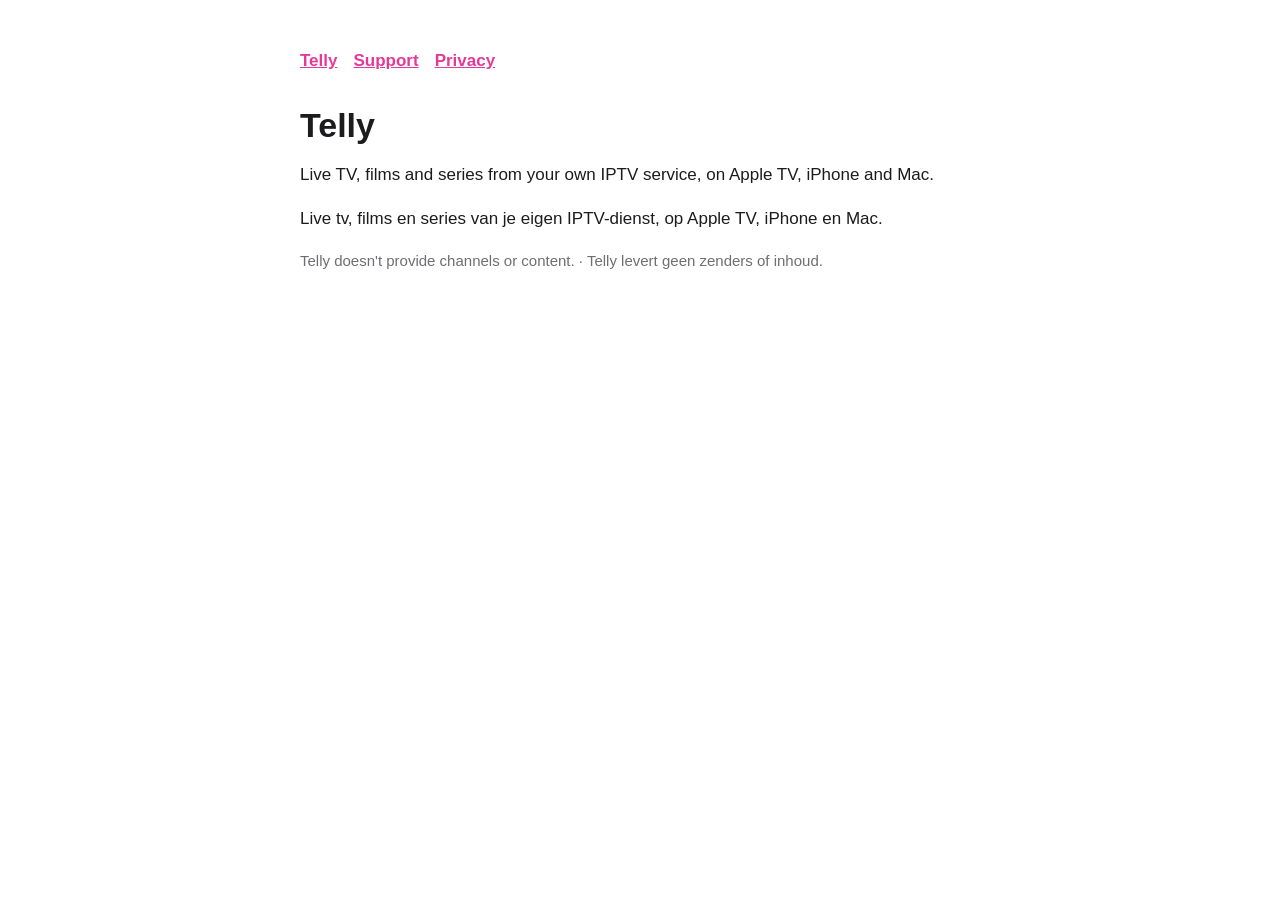
<file: index.html>
<!doctype html>
<html lang="en">
<head>
<meta charset="utf-8">
<meta name="viewport" content="width=device-width, initial-scale=1">
<title>Telly</title>
<link rel="stylesheet" href="style.css">
</head>
<body>
<main>
<nav><a href="index.html">Telly</a><a href="support.html">Support</a><a href="privacy.html">Privacy</a></nav>
<h1>Telly</h1>
<p>Live TV, films and series from your own IPTV service, on Apple TV, iPhone and Mac.</p>
<p lang="nl">Live tv, films en series van je eigen IPTV-dienst, op Apple TV, iPhone en Mac.</p>
<p class="muted">Telly doesn't provide channels or content. · Telly levert geen zenders of inhoud.</p>
</main>
</body>
</html>
</file>
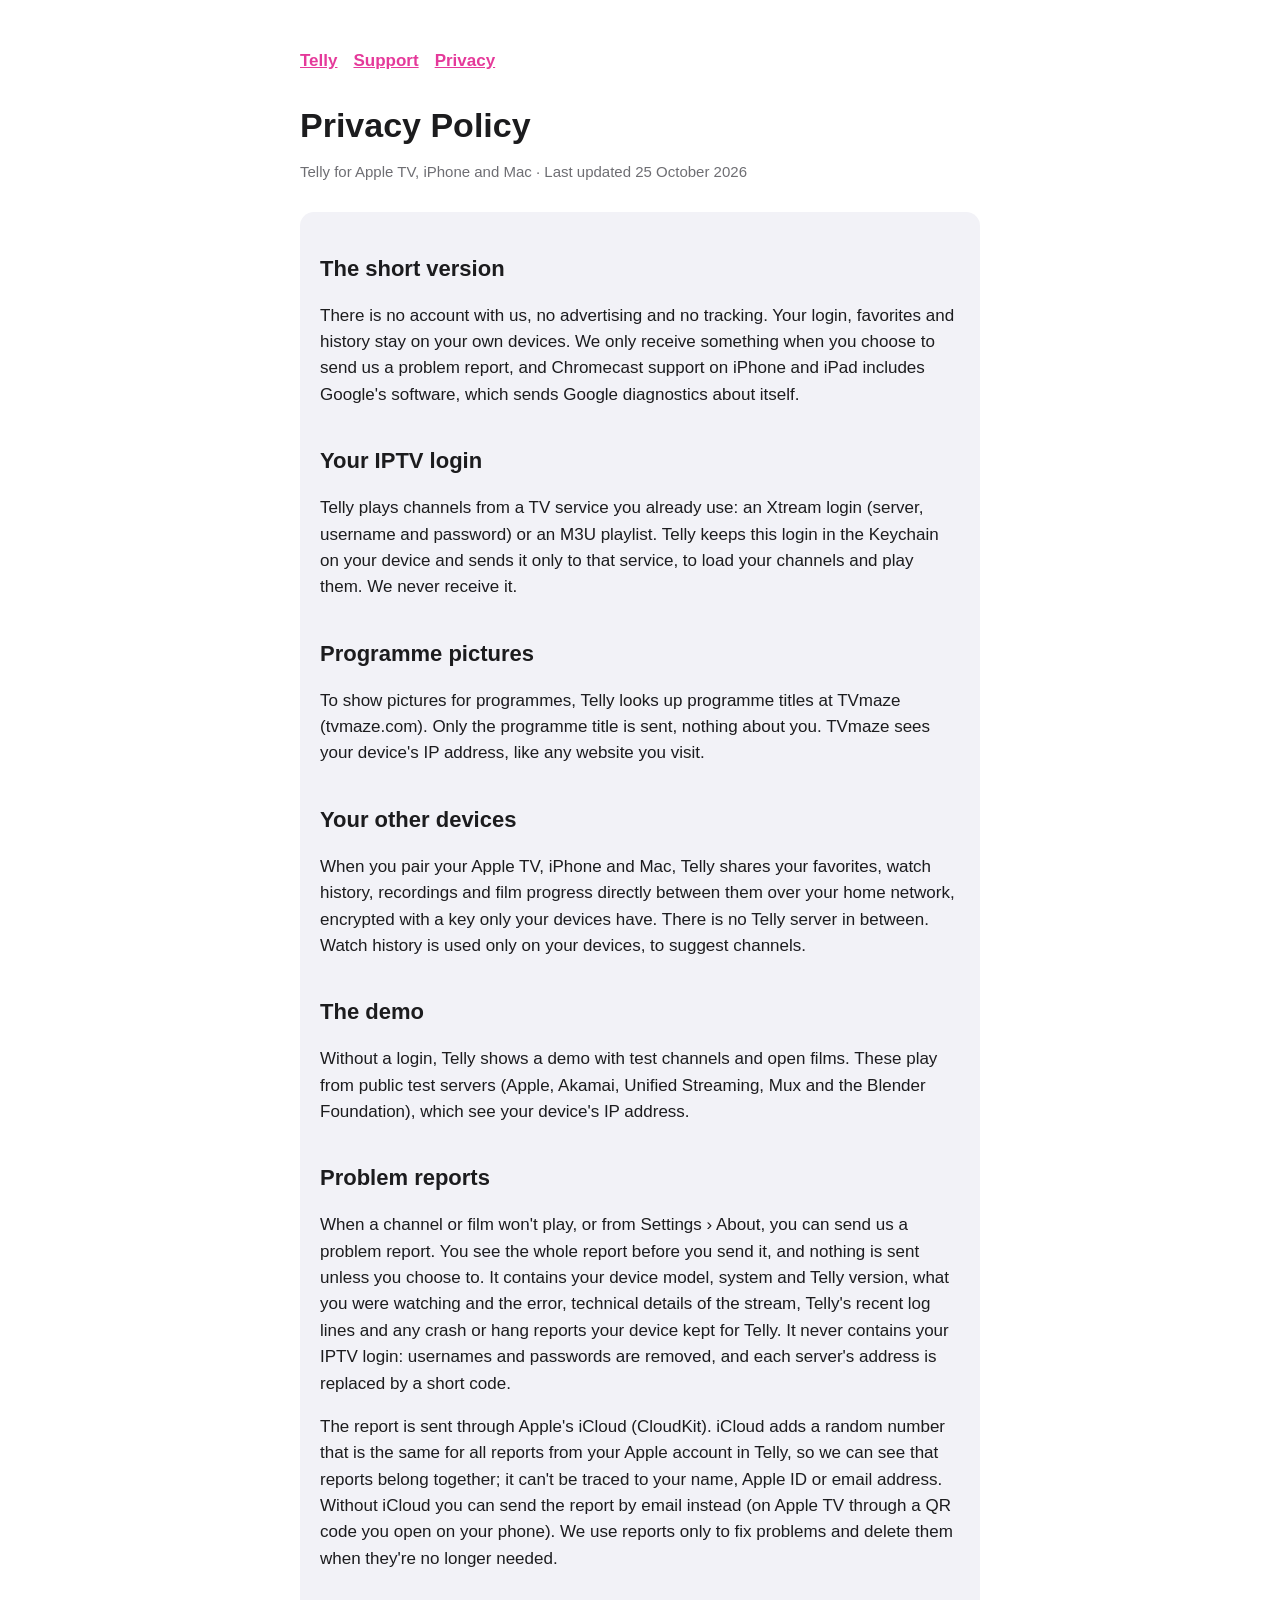
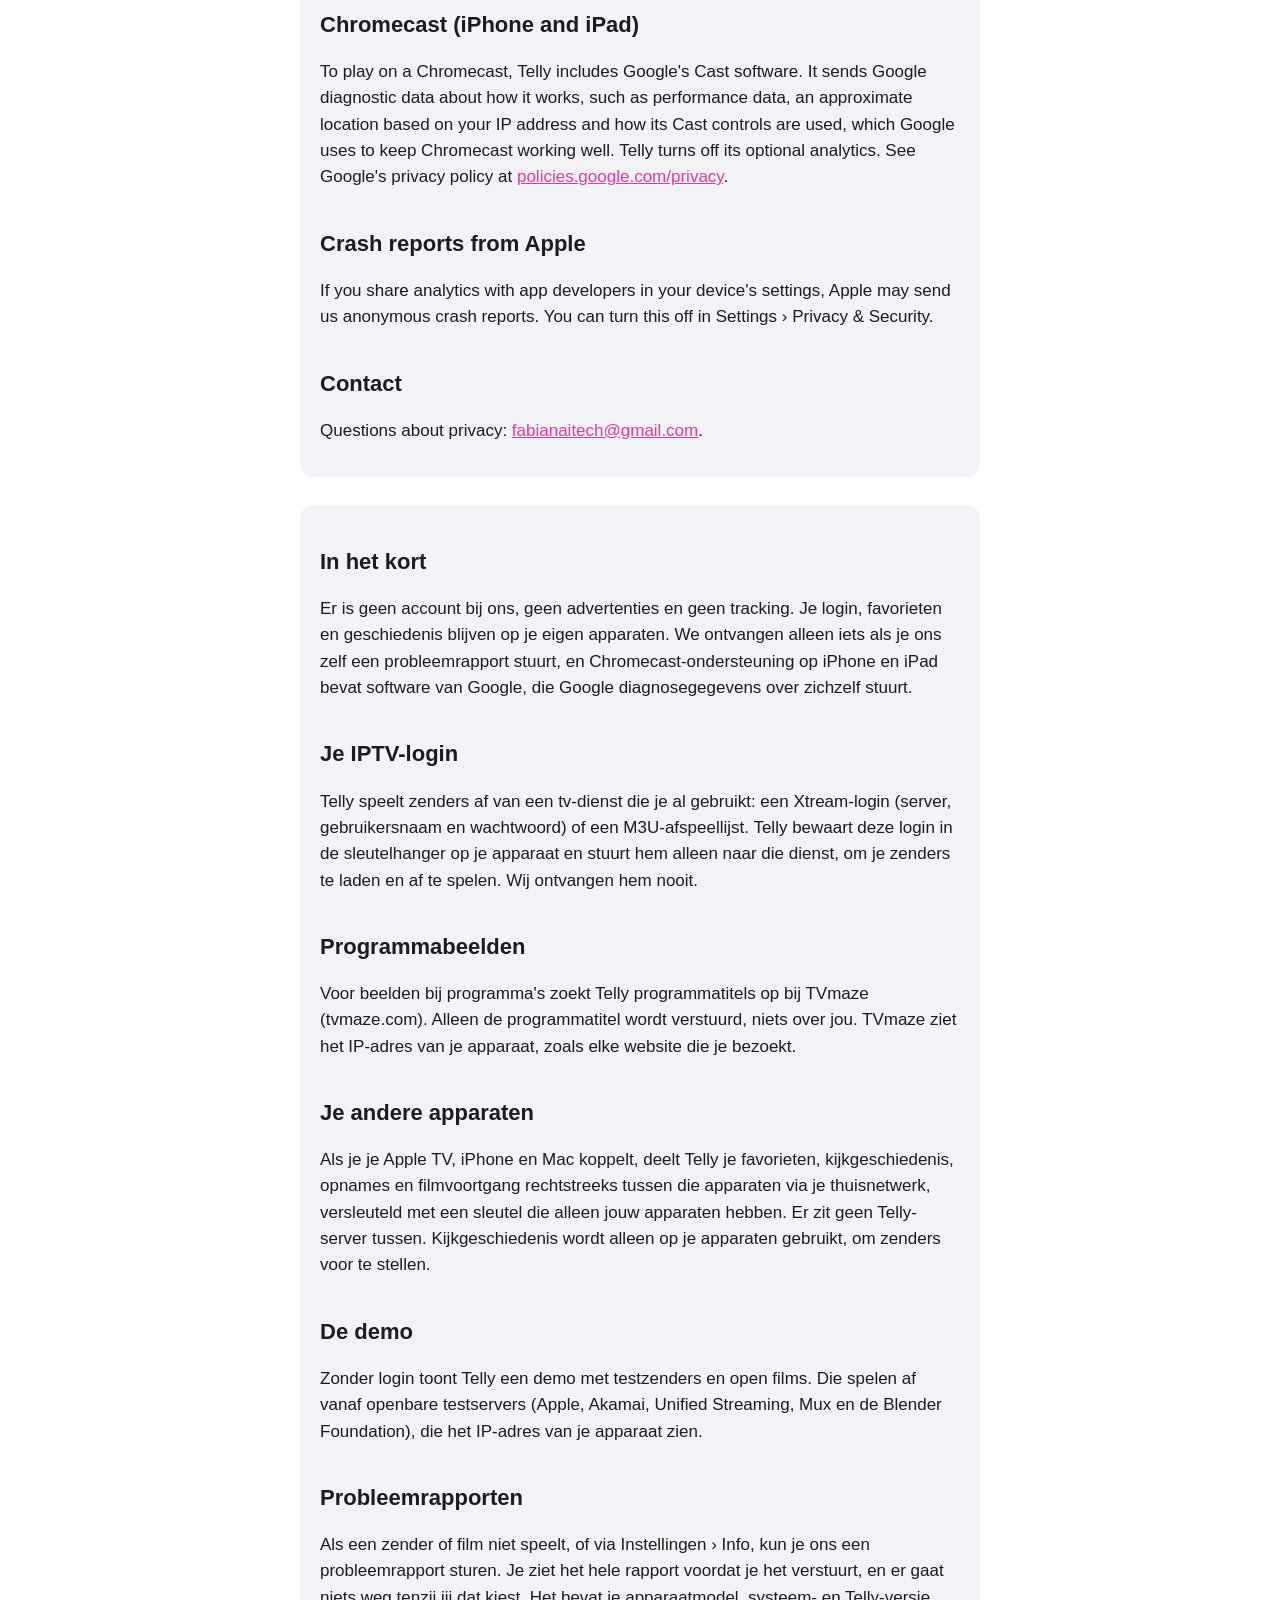
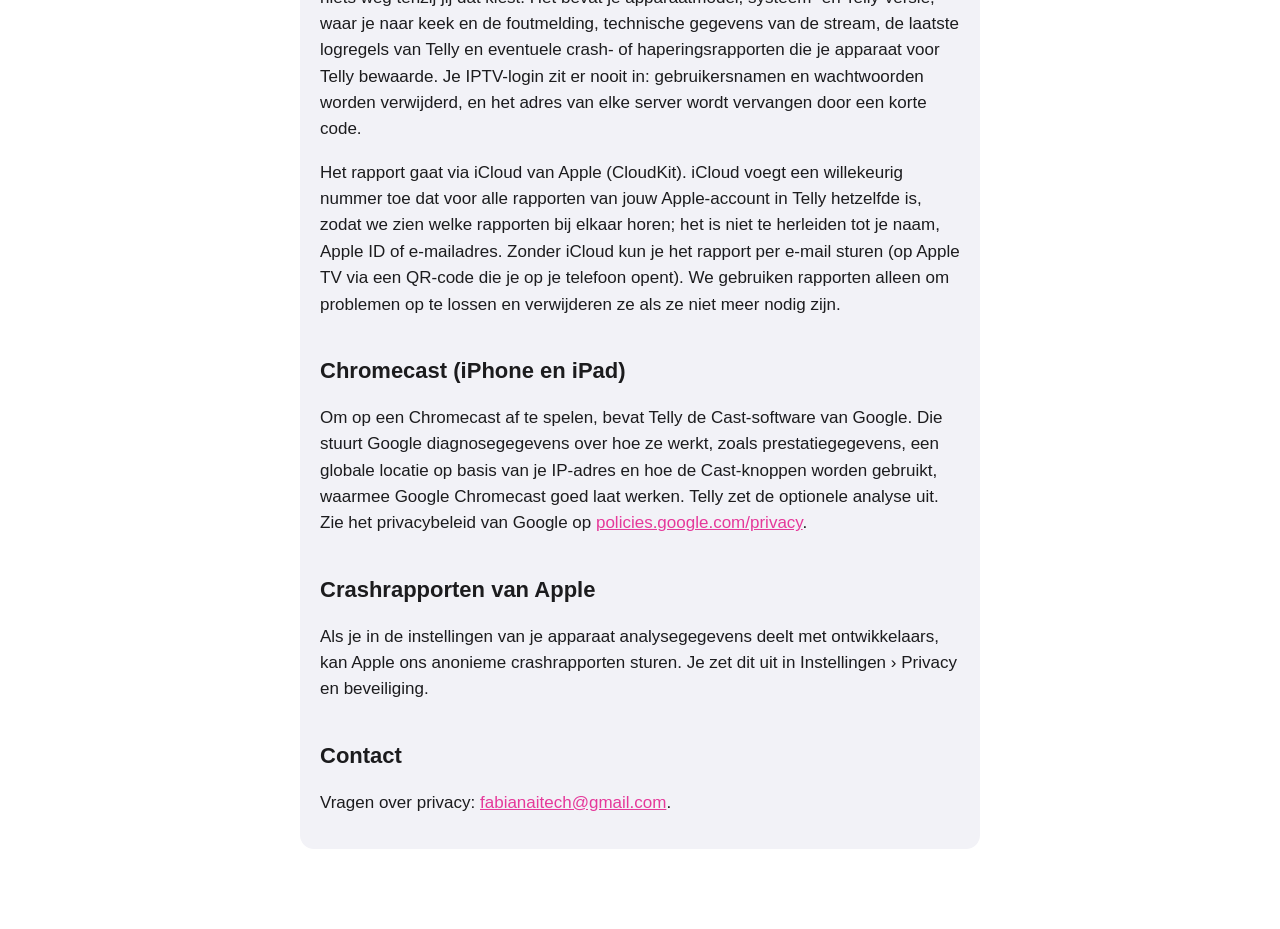
<file: privacy.html>
<!doctype html>
<html lang="en">
<head>
<meta charset="utf-8">
<meta name="viewport" content="width=device-width, initial-scale=1">
<title>Telly – Privacy Policy</title>
<link rel="stylesheet" href="style.css">
</head>
<body>
<main>
<nav><a href="index.html">Telly</a><a href="support.html">Support</a><a href="privacy.html">Privacy</a></nav>
<h1>Privacy Policy</h1>
<p class="muted">Telly for Apple TV, iPhone and Mac · Last updated 25 October 2026</p>

<section class="lang" lang="en">
<h2>The short version</h2>
<p>There is no account with us, no advertising and no tracking. Your login, favorites and history stay on your own devices. We only receive something when you choose to send us a problem report, and Chromecast support on iPhone and iPad includes Google's software, which sends Google diagnostics about itself.</p>

<h2>Your IPTV login</h2>
<p>Telly plays channels from a TV service you already use: an Xtream login (server, username and password) or an M3U playlist. Telly keeps this login in the Keychain on your device and sends it only to that service, to load your channels and play them. We never receive it.</p>

<h2>Programme pictures</h2>
<p>To show pictures for programmes, Telly looks up programme titles at TVmaze (tvmaze.com). Only the programme title is sent, nothing about you. TVmaze sees your device's IP address, like any website you visit.</p>

<h2>Your other devices</h2>
<p>When you pair your Apple TV, iPhone and Mac, Telly shares your favorites, watch history, recordings and film progress directly between them over your home network, encrypted with a key only your devices have. There is no Telly server in between. Watch history is used only on your devices, to suggest channels.</p>

<h2>The demo</h2>
<p>Without a login, Telly shows a demo with test channels and open films. These play from public test servers (Apple, Akamai, Unified Streaming, Mux and the Blender Foundation), which see your device's IP address.</p>

<h2>Problem reports</h2>
<p>When a channel or film won't play, or from Settings › About, you can send us a problem report. You see the whole report before you send it, and nothing is sent unless you choose to. It contains your device model, system and Telly version, what you were watching and the error, technical details of the stream, Telly's recent log lines and any crash or hang reports your device kept for Telly. It never contains your IPTV login: usernames and passwords are removed, and each server's address is replaced by a short code.</p>
<p>The report is sent through Apple's iCloud (CloudKit). iCloud adds a random number that is the same for all reports from your Apple account in Telly, so we can see that reports belong together; it can't be traced to your name, Apple ID or email address. Without iCloud you can send the report by email instead (on Apple TV through a QR code you open on your phone). We use reports only to fix problems and delete them when they're no longer needed.</p>

<h2>Chromecast (iPhone and iPad)</h2>
<p>To play on a Chromecast, Telly includes Google's Cast software. It sends Google diagnostic data about how it works, such as performance data, an approximate location based on your IP address and how its Cast controls are used, which Google uses to keep Chromecast working well. Telly turns off its optional analytics. See Google's privacy policy at <a href="https://policies.google.com/privacy">policies.google.com/privacy</a>.</p>

<h2>Crash reports from Apple</h2>
<p>If you share analytics with app developers in your device's settings, Apple may send us anonymous crash reports. You can turn this off in Settings › Privacy &amp; Security.</p>

<h2>Contact</h2>
<p>Questions about privacy: <a href="mailto:fabianaitech@gmail.com">fabianaitech@gmail.com</a>.</p>
</section>

<section class="lang" lang="nl">
<h2>In het kort</h2>
<p>Er is geen account bij ons, geen advertenties en geen tracking. Je login, favorieten en geschiedenis blijven op je eigen apparaten. We ontvangen alleen iets als je ons zelf een probleemrapport stuurt, en Chromecast-ondersteuning op iPhone en iPad bevat software van Google, die Google diagnosegegevens over zichzelf stuurt.</p>

<h2>Je IPTV-login</h2>
<p>Telly speelt zenders af van een tv-dienst die je al gebruikt: een Xtream-login (server, gebruikersnaam en wachtwoord) of een M3U-afspeellijst. Telly bewaart deze login in de sleutelhanger op je apparaat en stuurt hem alleen naar die dienst, om je zenders te laden en af te spelen. Wij ontvangen hem nooit.</p>

<h2>Programmabeelden</h2>
<p>Voor beelden bij programma's zoekt Telly programmatitels op bij TVmaze (tvmaze.com). Alleen de programmatitel wordt verstuurd, niets over jou. TVmaze ziet het IP-adres van je apparaat, zoals elke website die je bezoekt.</p>

<h2>Je andere apparaten</h2>
<p>Als je je Apple TV, iPhone en Mac koppelt, deelt Telly je favorieten, kijkgeschiedenis, opnames en filmvoortgang rechtstreeks tussen die apparaten via je thuisnetwerk, versleuteld met een sleutel die alleen jouw apparaten hebben. Er zit geen Telly-server tussen. Kijkgeschiedenis wordt alleen op je apparaten gebruikt, om zenders voor te stellen.</p>

<h2>De demo</h2>
<p>Zonder login toont Telly een demo met testzenders en open films. Die spelen af vanaf openbare testservers (Apple, Akamai, Unified Streaming, Mux en de Blender Foundation), die het IP-adres van je apparaat zien.</p>

<h2>Probleemrapporten</h2>
<p>Als een zender of film niet speelt, of via Instellingen › Info, kun je ons een probleemrapport sturen. Je ziet het hele rapport voordat je het verstuurt, en er gaat niets weg tenzij jij dat kiest. Het bevat je apparaatmodel, systeem- en Telly-versie, waar je naar keek en de foutmelding, technische gegevens van de stream, de laatste logregels van Telly en eventuele crash- of haperingsrapporten die je apparaat voor Telly bewaarde. Je IPTV-login zit er nooit in: gebruikersnamen en wachtwoorden worden verwijderd, en het adres van elke server wordt vervangen door een korte code.</p>
<p>Het rapport gaat via iCloud van Apple (CloudKit). iCloud voegt een willekeurig nummer toe dat voor alle rapporten van jouw Apple-account in Telly hetzelfde is, zodat we zien welke rapporten bij elkaar horen; het is niet te herleiden tot je naam, Apple ID of e-mailadres. Zonder iCloud kun je het rapport per e-mail sturen (op Apple TV via een QR-code die je op je telefoon opent). We gebruiken rapporten alleen om problemen op te lossen en verwijderen ze als ze niet meer nodig zijn.</p>

<h2>Chromecast (iPhone en iPad)</h2>
<p>Om op een Chromecast af te spelen, bevat Telly de Cast-software van Google. Die stuurt Google diagnosegegevens over hoe ze werkt, zoals prestatiegegevens, een globale locatie op basis van je IP-adres en hoe de Cast-knoppen worden gebruikt, waarmee Google Chromecast goed laat werken. Telly zet de optionele analyse uit. Zie het privacybeleid van Google op <a href="https://policies.google.com/privacy">policies.google.com/privacy</a>.</p>

<h2>Crashrapporten van Apple</h2>
<p>Als je in de instellingen van je apparaat analysegegevens deelt met ontwikkelaars, kan Apple ons anonieme crashrapporten sturen. Je zet dit uit in Instellingen › Privacy en beveiliging.</p>

<h2>Contact</h2>
<p>Vragen over privacy: <a href="mailto:fabianaitech@gmail.com">fabianaitech@gmail.com</a>.</p>
</section>
</main>
</body>
</html>
</file>
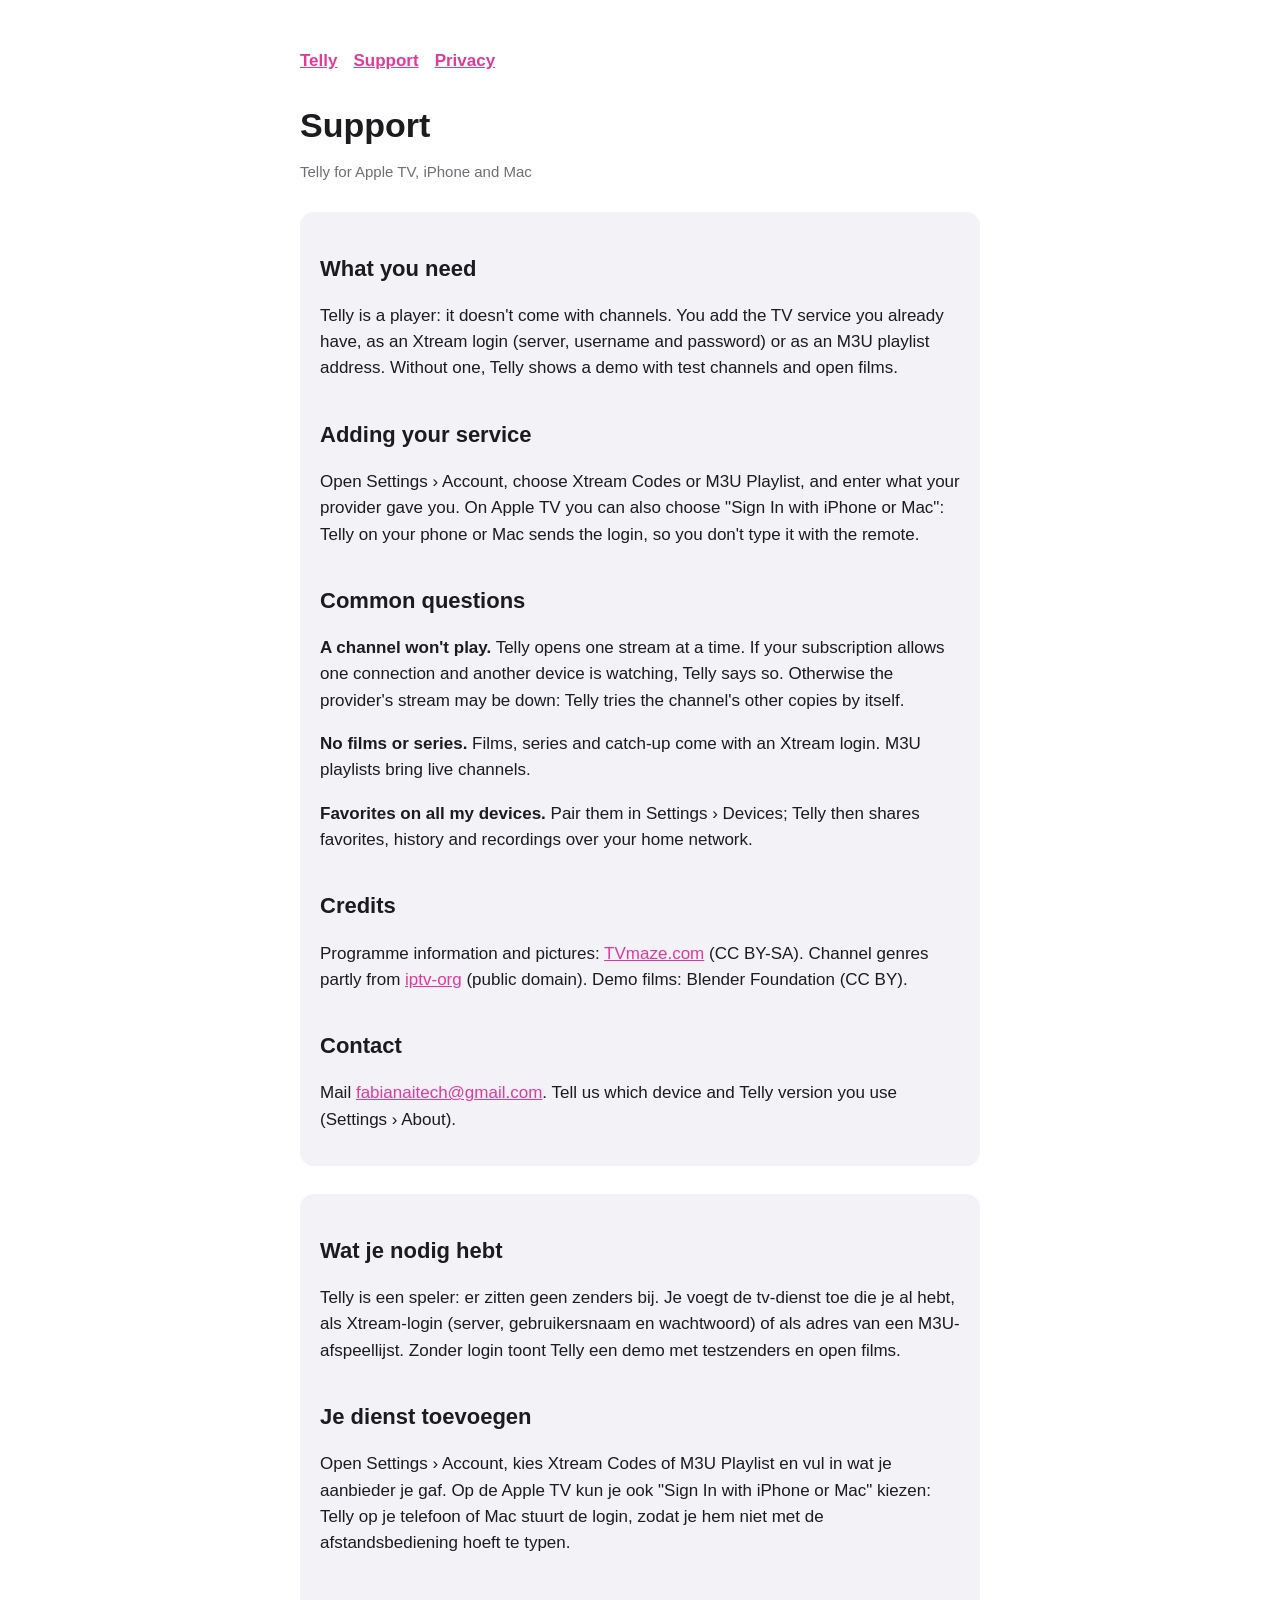
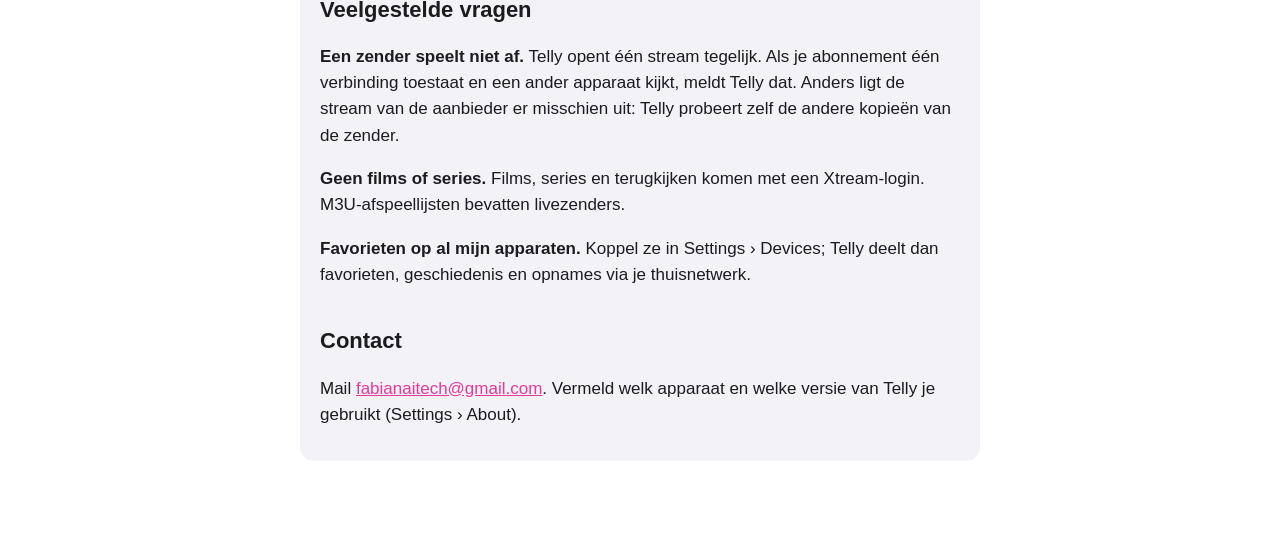
<file: support.html>
<!doctype html>
<html lang="en">
<head>
<meta charset="utf-8">
<meta name="viewport" content="width=device-width, initial-scale=1">
<title>Telly – Support</title>
<link rel="stylesheet" href="style.css">
</head>
<body>
<main>
<nav><a href="index.html">Telly</a><a href="support.html">Support</a><a href="privacy.html">Privacy</a></nav>
<h1>Support</h1>
<p class="muted">Telly for Apple TV, iPhone and Mac</p>

<section class="lang" lang="en">
<h2>What you need</h2>
<p>Telly is a player: it doesn't come with channels. You add the TV service you already have, as an Xtream login (server, username and password) or as an M3U playlist address. Without one, Telly shows a demo with test channels and open films.</p>

<h2>Adding your service</h2>
<p>Open Settings › Account, choose Xtream Codes or M3U Playlist, and enter what your provider gave you. On Apple TV you can also choose "Sign In with iPhone or Mac": Telly on your phone or Mac sends the login, so you don't type it with the remote.</p>

<h2>Common questions</h2>
<p><strong>A channel won't play.</strong> Telly opens one stream at a time. If your subscription allows one connection and another device is watching, Telly says so. Otherwise the provider's stream may be down: Telly tries the channel's other copies by itself.</p>
<p><strong>No films or series.</strong> Films, series and catch-up come with an Xtream login. M3U playlists bring live channels.</p>
<p><strong>Favorites on all my devices.</strong> Pair them in Settings › Devices; Telly then shares favorites, history and recordings over your home network.</p>

<h2>Credits</h2>
<p>Programme information and pictures: <a href="https://www.tvmaze.com">TVmaze.com</a> (CC BY-SA). Channel genres partly from <a href="https://github.com/iptv-org/database">iptv-org</a> (public domain). Demo films: Blender Foundation (CC BY).</p>

<h2>Contact</h2>
<p>Mail <a href="mailto:fabianaitech@gmail.com">fabianaitech@gmail.com</a>. Tell us which device and Telly version you use (Settings › About).</p>
</section>

<section class="lang" lang="nl">
<h2>Wat je nodig hebt</h2>
<p>Telly is een speler: er zitten geen zenders bij. Je voegt de tv-dienst toe die je al hebt, als Xtream-login (server, gebruikersnaam en wachtwoord) of als adres van een M3U-afspeellijst. Zonder login toont Telly een demo met testzenders en open films.</p>

<h2>Je dienst toevoegen</h2>
<p>Open Settings › Account, kies Xtream Codes of M3U Playlist en vul in wat je aanbieder je gaf. Op de Apple TV kun je ook "Sign In with iPhone or Mac" kiezen: Telly op je telefoon of Mac stuurt de login, zodat je hem niet met de afstandsbediening hoeft te typen.</p>

<h2>Veelgestelde vragen</h2>
<p><strong>Een zender speelt niet af.</strong> Telly opent één stream tegelijk. Als je abonnement één verbinding toestaat en een ander apparaat kijkt, meldt Telly dat. Anders ligt de stream van de aanbieder er misschien uit: Telly probeert zelf de andere kopieën van de zender.</p>
<p><strong>Geen films of series.</strong> Films, series en terugkijken komen met een Xtream-login. M3U-afspeellijsten bevatten livezenders.</p>
<p><strong>Favorieten op al mijn apparaten.</strong> Koppel ze in Settings › Devices; Telly deelt dan favorieten, geschiedenis en opnames via je thuisnetwerk.</p>

<h2>Contact</h2>
<p>Mail <a href="mailto:fabianaitech@gmail.com">fabianaitech@gmail.com</a>. Vermeld welk apparaat en welke versie van Telly je gebruikt (Settings › About).</p>
</section>
</main>
</body>
</html>
</file>
<file: style.css>
:root { --bg: #ffffff; --fg: #1c1c1e; --muted: #6e6e73; --accent: #e5399a; --card: #f2f2f7; }
@media (prefers-color-scheme: dark) { :root { --bg: #000000; --fg: #f5f5f7; --muted: #a1a1a6; --accent: #ff5cb8; --card: #1c1c1e; } }
* { box-sizing: border-box; }
body { margin: 0; background: var(--bg); color: var(--fg); font: 17px/1.55 -apple-system, BlinkMacSystemFont, "Helvetica Neue", Arial, sans-serif; }
main { max-width: 720px; margin: 0 auto; padding: 48px 20px 80px; }
h1 { font-size: 34px; line-height: 1.15; margin: 0 0 8px; }
h2 { font-size: 22px; margin: 36px 0 8px; }
p, li { color: var(--fg); }
.muted { color: var(--muted); font-size: 15px; }
a { color: var(--accent); }
nav { display: flex; gap: 16px; margin-bottom: 32px; font-weight: 600; }
.lang { background: var(--card); border-radius: 14px; padding: 4px 20px 16px; margin-top: 28px; }
</file>
